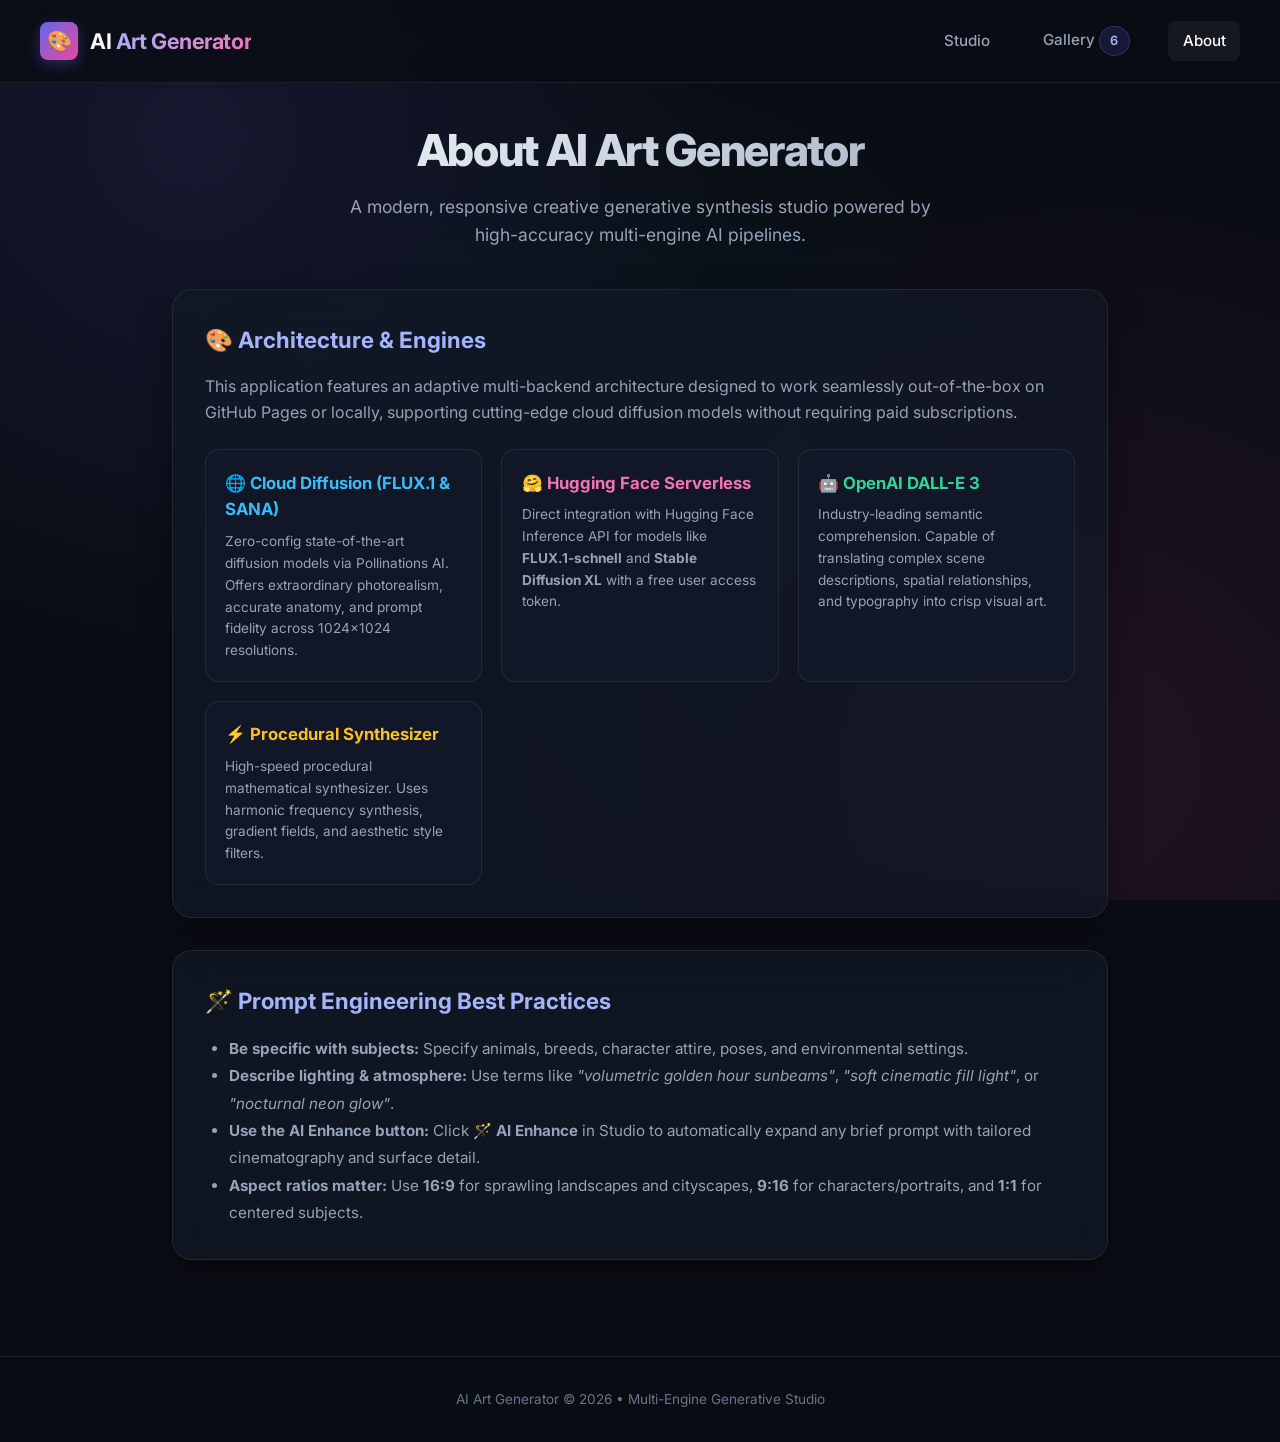
<file: about.html>
<!DOCTYPE html>
<html lang="en">
<head>
    <meta charset="UTF-8">
    <meta name="viewport" content="width=device-width, initial-scale=1.0">
    <title>About - AI Art Generator</title>
    <link rel="stylesheet" href="static/css/style.css">
    <link rel="preconnect" href="https://fonts.googleapis.com">
    <link rel="preconnect" href="https://fonts.gstatic.com" crossorigin>
    <link href="https://fonts.googleapis.com/css2?family=Inter:wght@400;500;600;700;800&display=swap" rel="stylesheet">
</head>
<body>

    <!-- Navigation Header -->
    <header class="navbar">
        <a href="index.html" class="nav-brand">
            <div class="brand-icon">🎨</div>
            <span>AI <span class="brand-gradient">Art Generator</span></span>
        </a>
        <nav class="nav-links">
            <a href="index.html" class="nav-link">Studio</a>
            <a href="history.html" class="nav-link">
                Gallery
                <span class="badge-stat" id="navGalleryCount"></span>
            </a>
            <a href="about.html" class="nav-link active">About</a>
        </nav>
    </header>

    <!-- Main Container -->
    <main class="main-container" style="max-width: 1000px;">
        
        <div class="page-header">
            <h1 class="page-title">About AI Art Generator</h1>
            <p class="page-subtitle">A modern, responsive creative generative synthesis studio powered by high-accuracy multi-engine AI pipelines.</p>
        </div>

        <!-- System Architecture Overview -->
        <div class="glass-panel" style="margin-bottom: 2rem;">
            <h2 style="font-size: 1.4rem; font-weight: 700; margin-bottom: 1rem; color: #a5b4fc;">🎨 Architecture &amp; Engines</h2>
            <p style="color: var(--text-secondary); margin-bottom: 1.2rem;">
                This application features an adaptive multi-backend architecture designed to work seamlessly out-of-the-box on GitHub Pages or locally, supporting cutting-edge cloud diffusion models without requiring paid subscriptions.
            </p>

            <div style="display: grid; grid-template-columns: repeat(auto-fit, minmax(240px, 1fr)); gap: 1.2rem; margin-top: 1.5rem;">
                <div style="background: var(--bg-input); padding: 1.2rem; border-radius: var(--radius-md); border: 1px solid var(--border-color);">
                    <h3 style="font-size: 1.05rem; font-weight: 700; margin-bottom: 0.5rem; color: #38bdf8;">🌐 Cloud Diffusion (FLUX.1 &amp; SANA)</h3>
                    <p style="font-size: 0.85rem; color: var(--text-secondary);">
                        Zero-config state-of-the-art diffusion models via Pollinations AI. Offers extraordinary photorealism, accurate anatomy, and prompt fidelity across 1024x1024 resolutions.
                    </p>
                </div>

                <div style="background: var(--bg-input); padding: 1.2rem; border-radius: var(--radius-md); border: 1px solid var(--border-color);">
                    <h3 style="font-size: 1.05rem; font-weight: 700; margin-bottom: 0.5rem; color: #f472b6;">🤗 Hugging Face Serverless</h3>
                    <p style="font-size: 0.85rem; color: var(--text-secondary);">
                        Direct integration with Hugging Face Inference API for models like <strong>FLUX.1-schnell</strong> and <strong>Stable Diffusion XL</strong> with a free user access token.
                    </p>
                </div>

                <div style="background: var(--bg-input); padding: 1.2rem; border-radius: var(--radius-md); border: 1px solid var(--border-color);">
                    <h3 style="font-size: 1.05rem; font-weight: 700; margin-bottom: 0.5rem; color: #34d399;">🤖 OpenAI DALL-E 3</h3>
                    <p style="font-size: 0.85rem; color: var(--text-secondary);">
                        Industry-leading semantic comprehension. Capable of translating complex scene descriptions, spatial relationships, and typography into crisp visual art.
                    </p>
                </div>

                <div style="background: var(--bg-input); padding: 1.2rem; border-radius: var(--radius-md); border: 1px solid var(--border-color);">
                    <h3 style="font-size: 1.05rem; font-weight: 700; margin-bottom: 0.5rem; color: #fbbf24;">⚡ Procedural Synthesizer</h3>
                    <p style="font-size: 0.85rem; color: var(--text-secondary);">
                        High-speed procedural mathematical synthesizer. Uses harmonic frequency synthesis, gradient fields, and aesthetic style filters.
                    </p>
                </div>
            </div>
        </div>

        <!-- Prompt Engineering Tips -->
        <div class="glass-panel" style="margin-bottom: 2rem;">
            <h2 style="font-size: 1.4rem; font-weight: 700; margin-bottom: 1rem; color: #a5b4fc;">🪄 Prompt Engineering Best Practices</h2>
            <ul style="color: var(--text-secondary); padding-left: 1.5rem; line-height: 1.8; font-size: 0.95rem;">
                <li><strong>Be specific with subjects:</strong> Specify animals, breeds, character attire, poses, and environmental settings.</li>
                <li><strong>Describe lighting &amp; atmosphere:</strong> Use terms like <em>"volumetric golden hour sunbeams"</em>, <em>"soft cinematic fill light"</em>, or <em>"nocturnal neon glow"</em>.</li>
                <li><strong>Use the AI Enhance button:</strong> Click <strong>🪄 AI Enhance</strong> in Studio to automatically expand any brief prompt with tailored cinematography and surface detail.</li>
                <li><strong>Aspect ratios matter:</strong> Use <strong>16:9</strong> for sprawling landscapes and cityscapes, <strong>9:16</strong> for characters/portraits, and <strong>1:1</strong> for centered subjects.</li>
            </ul>
        </div>

    </main>

    <!-- Footer -->
    <footer class="footer">
        <p>AI Art Generator &copy; 2026 &bull; Multi-Engine Generative Studio</p>
    </footer>

    <script src="static/js/script.js"></script>
</body>
</html>
</file>
<file: static/css/style.css>
/* ==========================================================================
   AI Art Generator - Modern Dark Studio Stylesheet
   ========================================================================== */

:root {
    --bg-main: #0a0d14;
    --bg-card: rgba(18, 24, 38, 0.75);
    --bg-card-hover: rgba(28, 36, 56, 0.85);
    --bg-input: #111726;
    --border-color: rgba(255, 255, 255, 0.08);
    --border-hover: rgba(139, 92, 246, 0.4);
    
    --primary: #6366f1;
    --primary-glow: rgba(99, 102, 241, 0.35);
    --accent: #ec4899;
    --accent-glow: rgba(236, 72, 153, 0.35);
    --cyan: #06b6d4;
    
    --text-primary: #f8fafc;
    --text-secondary: #94a3b8;
    --text-muted: #64748b;
    
    --radius-sm: 8px;
    --radius-md: 14px;
    --radius-lg: 20px;
    --radius-full: 9999px;
    
    --font-sans: 'Inter', -apple-system, BlinkMacSystemFont, "Segoe UI", Roboto, Helvetica, Arial, sans-serif;
    --transition: all 0.25s cubic-bezier(0.4, 0, 0.2, 1);
}

* {
    margin: 0;
    padding: 0;
    box-sizing: border-box;
}

body {
    background-color: var(--bg-main);
    background-image: 
        radial-gradient(circle at 15% 15%, rgba(99, 102, 241, 0.12) 0%, transparent 40%),
        radial-gradient(circle at 85% 85%, rgba(236, 72, 153, 0.1) 0%, transparent 45%),
        radial-gradient(circle at 50% 50%, rgba(6, 182, 212, 0.05) 0%, transparent 50%);
    background-attachment: fixed;
    color: var(--text-primary);
    font-family: var(--font-sans);
    line-height: 1.6;
    min-height: 100vh;
    display: flex;
    flex-direction: column;
}

/* ==========================================================================
   Navigation Bar
   ========================================================================== */

.navbar {
    display: flex;
    justify-content: space-between;
    align-items: center;
    padding: 1.1rem 2.5rem;
    background: rgba(10, 13, 20, 0.8);
    backdrop-filter: blur(16px);
    -webkit-backdrop-filter: blur(16px);
    border-bottom: 1px solid var(--border-color);
    position: sticky;
    top: 0;
    z-index: 100;
}

.nav-brand {
    display: flex;
    align-items: center;
    gap: 0.75rem;
    text-decoration: none;
    color: var(--text-primary);
    font-weight: 700;
    font-size: 1.35rem;
    letter-spacing: -0.02em;
}

.brand-icon {
    width: 38px;
    height: 38px;
    border-radius: var(--radius-sm);
    background: linear-gradient(135deg, var(--primary), var(--accent));
    display: flex;
    align-items: center;
    justify-content: center;
    font-size: 1.25rem;
    box-shadow: 0 4px 14px var(--primary-glow);
}

.brand-gradient {
    background: linear-gradient(135deg, #a5b4fc, #f472b6);
    -webkit-background-clip: text;
    -webkit-text-fill-color: transparent;
}

.nav-links {
    display: flex;
    align-items: center;
    gap: 1.5rem;
}

.nav-link {
    text-decoration: none;
    color: var(--text-secondary);
    font-size: 0.95rem;
    font-weight: 500;
    transition: var(--transition);
    padding: 0.5rem 0.9rem;
    border-radius: var(--radius-sm);
}

.nav-link:hover, .nav-link.active {
    color: var(--text-primary);
    background: rgba(255, 255, 255, 0.05);
}

.badge-stat {
    display: inline-flex;
    align-items: center;
    padding: 0.25rem 0.65rem;
    border-radius: var(--radius-full);
    background: rgba(99, 102, 241, 0.15);
    border: 1px solid rgba(99, 102, 241, 0.3);
    color: #a5b4fc;
    font-size: 0.8rem;
    font-weight: 600;
}

/* ==========================================================================
   Layout Containers
   ========================================================================== */

.main-container {
    flex: 1;
    max-width: 1400px;
    width: 100%;
    margin: 0 auto;
    padding: 2rem 2rem 4rem;
}

.page-header {
    text-align: center;
    margin-bottom: 2.5rem;
}

.page-title {
    font-size: 2.75rem;
    font-weight: 800;
    letter-spacing: -0.03em;
    margin-bottom: 0.5rem;
    background: linear-gradient(135deg, #ffffff 0%, #cbd5e1 50%, #94a3b8 100%);
    -webkit-background-clip: text;
    -webkit-text-fill-color: transparent;
}

.page-subtitle {
    color: var(--text-secondary);
    font-size: 1.1rem;
    max-width: 600px;
    margin: 0 auto;
}

/* Studio 2-Column Grid */
.studio-grid {
    display: grid;
    grid-template-columns: 1.15fr 0.85fr;
    gap: 2.2rem;
    align-items: start;
}

@media (max-width: 1024px) {
    .studio-grid {
        grid-template-columns: 1fr;
    }
}

/* ==========================================================================
   Cards & Panels
   ========================================================================== */

.glass-panel {
    background: var(--bg-card);
    backdrop-filter: blur(20px);
    -webkit-backdrop-filter: blur(20px);
    border: 1px solid var(--border-color);
    border-radius: var(--radius-lg);
    padding: 2rem;
    box-shadow: 0 12px 32px rgba(0, 0, 0, 0.35);
    transition: var(--transition);
}

.section-title {
    font-size: 1.1rem;
    font-weight: 700;
    margin-bottom: 0.85rem;
    display: flex;
    align-items: center;
    justify-content: space-between;
    color: var(--text-primary);
}

.section-title .hint {
    font-size: 0.8rem;
    color: var(--text-muted);
    font-weight: 400;
}

/* ==========================================================================
   Prompt Section
   ========================================================================== */

.prompt-wrapper {
    position: relative;
    margin-bottom: 1.5rem;
}

.prompt-textarea {
    width: 100%;
    min-height: 120px;
    padding: 1rem 1.2rem;
    background: var(--bg-input);
    border: 1px solid var(--border-color);
    border-radius: var(--radius-md);
    color: var(--text-primary);
    font-family: inherit;
    font-size: 1.05rem;
    resize: vertical;
    transition: var(--transition);
    outline: none;
    box-shadow: inset 0 2px 4px rgba(0, 0, 0, 0.4);
}

.prompt-textarea:focus {
    border-color: var(--primary);
    box-shadow: 0 0 0 3px var(--primary-glow), inset 0 2px 4px rgba(0, 0, 0, 0.4);
}

.prompt-actions {
    display: flex;
    justify-content: space-between;
    align-items: center;
    margin-top: 0.5rem;
}

.btn-secondary {
    background: rgba(255, 255, 255, 0.06);
    border: 1px solid var(--border-color);
    color: var(--text-secondary);
    padding: 0.4rem 0.85rem;
    border-radius: var(--radius-sm);
    font-size: 0.85rem;
    font-weight: 500;
    cursor: pointer;
    transition: var(--transition);
    display: inline-flex;
    align-items: center;
    gap: 0.4rem;
}

.btn-secondary:hover {
    background: rgba(255, 255, 255, 0.12);
    color: var(--text-primary);
    border-color: var(--border-hover);
}

.char-counter {
    font-size: 0.8rem;
    color: var(--text-muted);
}

/* Suggested prompt chips */
.suggestions-scroll {
    display: flex;
    gap: 0.5rem;
    overflow-x: auto;
    padding-bottom: 0.4rem;
    margin-bottom: 1.5rem;
    scrollbar-width: thin;
    scrollbar-color: var(--border-color) transparent;
}

.chip-suggestion {
    white-space: nowrap;
    background: rgba(255, 255, 255, 0.03);
    border: 1px solid var(--border-color);
    border-radius: var(--radius-full);
    padding: 0.35rem 0.85rem;
    font-size: 0.8rem;
    color: var(--text-secondary);
    cursor: pointer;
    transition: var(--transition);
}

.chip-suggestion:hover {
    background: rgba(99, 102, 241, 0.15);
    border-color: rgba(99, 102, 241, 0.4);
    color: #c7d2fe;
}

/* ==========================================================================
   Style Presets Grid
   ========================================================================== */

.styles-grid {
    display: grid;
    grid-template-columns: repeat(auto-fill, minmax(130px, 1fr));
    gap: 0.75rem;
    margin-bottom: 1.5rem;
}

.style-card {
    background: var(--bg-input);
    border: 1px solid var(--border-color);
    border-radius: var(--radius-md);
    padding: 0.85rem 0.65rem;
    text-align: center;
    cursor: pointer;
    transition: var(--transition);
    display: flex;
    flex-direction: column;
    align-items: center;
    gap: 0.4rem;
    position: relative;
    overflow: hidden;
}

.style-card:hover {
    background: var(--bg-card-hover);
    border-color: rgba(255, 255, 255, 0.2);
    transform: translateY(-2px);
}

.style-card.active {
    background: linear-gradient(145deg, rgba(99, 102, 241, 0.2), rgba(236, 72, 153, 0.15));
    border-color: var(--primary);
    box-shadow: 0 0 16px var(--primary-glow);
}

.style-icon {
    font-size: 1.5rem;
}

.style-name {
    font-size: 0.85rem;
    font-weight: 600;
    color: var(--text-primary);
}

/* ==========================================================================
   Aspect Ratio & Advanced Controls
   ========================================================================== */

.aspect-ratio-row {
    display: flex;
    gap: 0.65rem;
    margin-bottom: 1.5rem;
    flex-wrap: wrap;
}

.ratio-btn {
    flex: 1;
    min-width: 80px;
    padding: 0.65rem 0.5rem;
    background: var(--bg-input);
    border: 1px solid var(--border-color);
    border-radius: var(--radius-sm);
    color: var(--text-secondary);
    font-size: 0.85rem;
    font-weight: 600;
    cursor: pointer;
    transition: var(--transition);
    text-align: center;
    display: flex;
    flex-direction: column;
    align-items: center;
    gap: 0.2rem;
}

.ratio-btn:hover {
    border-color: rgba(255, 255, 255, 0.2);
    color: var(--text-primary);
}

.ratio-btn.active {
    background: rgba(99, 102, 241, 0.2);
    border-color: var(--primary);
    color: #ffffff;
    box-shadow: 0 0 10px var(--primary-glow);
}

.ratio-sub {
    font-size: 0.7rem;
    color: var(--text-muted);
    font-weight: 400;
}

/* Collapsible Advanced Settings */
.advanced-details {
    background: rgba(0, 0, 0, 0.25);
    border: 1px solid var(--border-color);
    border-radius: var(--radius-md);
    padding: 1rem 1.2rem;
    margin-bottom: 1.5rem;
}

.advanced-summary {
    cursor: pointer;
    font-size: 0.9rem;
    font-weight: 600;
    color: var(--text-secondary);
    outline: none;
    user-select: none;
    display: flex;
    align-items: center;
    gap: 0.5rem;
}

.advanced-summary:hover {
    color: var(--text-primary);
}

.advanced-content {
    margin-top: 1rem;
    display: grid;
    grid-template-columns: 1fr 1fr;
    gap: 1rem;
}

@media (max-width: 600px) {
    .advanced-content {
        grid-template-columns: 1fr;
    }
}

.form-group {
    display: flex;
    flex-direction: column;
    gap: 0.35rem;
}

.form-label {
    font-size: 0.8rem;
    color: var(--text-secondary);
    font-weight: 500;
}

.form-control {
    background: var(--bg-input);
    border: 1px solid var(--border-color);
    border-radius: var(--radius-sm);
    color: var(--text-primary);
    padding: 0.55rem 0.75rem;
    font-size: 0.85rem;
    outline: none;
    font-family: inherit;
}

.form-control:focus {
    border-color: var(--primary);
}

.toggle-label {
    display: flex;
    align-items: center;
    gap: 0.6rem;
    font-size: 0.85rem;
    cursor: pointer;
    margin-top: 1.6rem;
    color: var(--text-primary);
}

/* ==========================================================================
   Generate Button
   ========================================================================== */

.btn-generate {
    width: 100%;
    padding: 1rem;
    background: linear-gradient(135deg, var(--primary) 0%, #8b5cf6 50%, var(--accent) 100%);
    border: none;
    border-radius: var(--radius-md);
    color: #ffffff;
    font-size: 1.1rem;
    font-weight: 700;
    cursor: pointer;
    transition: var(--transition);
    display: flex;
    align-items: center;
    justify-content: center;
    gap: 0.65rem;
    box-shadow: 0 4px 20px var(--primary-glow);
    position: relative;
    overflow: hidden;
}

.btn-generate:hover {
    transform: translateY(-2px);
    box-shadow: 0 6px 28px rgba(99, 102, 241, 0.5);
    filter: brightness(1.08);
}

.btn-generate:active {
    transform: translateY(0);
}

.btn-generate:disabled {
    opacity: 0.6;
    cursor: not-allowed;
    transform: none;
    filter: none;
}

/* ==========================================================================
   Viewport / Preview Area
   ========================================================================== */

.viewport-panel {
    display: flex;
    flex-direction: column;
    min-height: 520px;
    position: relative;
}

.viewport-content {
    flex: 1;
    display: flex;
    flex-direction: column;
    align-items: center;
    justify-content: center;
    position: relative;
    border-radius: var(--radius-md);
    overflow: hidden;
    background: #0d111a;
    border: 1px dashed var(--border-color);
}

/* Placeholder state */
.placeholder-view {
    text-align: center;
    padding: 3rem 2rem;
    color: var(--text-muted);
}

.placeholder-icon {
    font-size: 3.5rem;
    margin-bottom: 1rem;
    opacity: 0.6;
    animation: float 4s ease-in-out infinite;
}

@keyframes float {
    0%, 100% { transform: translateY(0); }
    50% { transform: translateY(-8px); }
}

/* Loading / Synthesis state */
.loading-view {
    display: none;
    flex-direction: column;
    align-items: center;
    justify-content: center;
    padding: 3rem 2rem;
    text-align: center;
    width: 100%;
}

.glowing-orb {
    width: 90px;
    height: 90px;
    border-radius: 50%;
    background: conic-gradient(from 0deg, var(--primary), var(--accent), var(--cyan), var(--primary));
    animation: spin 2s linear infinite;
    position: relative;
    margin-bottom: 1.5rem;
    box-shadow: 0 0 35px var(--primary-glow);
}

.glowing-orb::after {
    content: '';
    position: absolute;
    inset: 8px;
    background: #0d111a;
    border-radius: 50%;
}

@keyframes spin {
    to { transform: rotate(360deg); }
}

.loading-title {
    font-size: 1.2rem;
    font-weight: 700;
    margin-bottom: 0.4rem;
}

.loading-status {
    font-size: 0.9rem;
    color: var(--text-secondary);
    margin-bottom: 1.2rem;
}

.progress-track {
    width: 70%;
    height: 6px;
    background: rgba(255, 255, 255, 0.08);
    border-radius: var(--radius-full);
    overflow: hidden;
}

.progress-fill {
    height: 100%;
    width: 0%;
    background: linear-gradient(90deg, var(--primary), var(--accent));
    transition: width 0.3s ease;
    border-radius: var(--radius-full);
}

/* Generated Artwork View */
.result-view {
    display: none;
    flex-direction: column;
    width: 100%;
    height: 100%;
}

.result-image-wrapper {
    position: relative;
    width: 100%;
    display: flex;
    justify-content: center;
    align-items: center;
    background: #000000;
    overflow: hidden;
    cursor: zoom-in;
}

.result-image {
    max-width: 100%;
    max-height: 480px;
    object-fit: contain;
    transition: transform 0.3s ease;
}

.result-image-wrapper:hover .result-image {
    transform: scale(1.02);
}

.result-details {
    padding: 1.2rem;
    background: var(--bg-card);
    border-top: 1px solid var(--border-color);
}

.result-prompt {
    font-size: 0.95rem;
    font-weight: 600;
    margin-bottom: 0.6rem;
    color: var(--text-primary);
    line-height: 1.4;
}

.result-meta-row {
    display: flex;
    flex-wrap: wrap;
    gap: 0.5rem;
    margin-bottom: 1rem;
}

.meta-pill {
    font-size: 0.75rem;
    padding: 0.2rem 0.6rem;
    border-radius: var(--radius-full);
    background: rgba(255, 255, 255, 0.05);
    border: 1px solid var(--border-color);
    color: var(--text-secondary);
}

.result-actions {
    display: flex;
    gap: 0.75rem;
}

.btn-action {
    flex: 1;
    padding: 0.6rem 0.8rem;
    border-radius: var(--radius-sm);
    font-size: 0.85rem;
    font-weight: 600;
    cursor: pointer;
    border: none;
    display: inline-flex;
    align-items: center;
    justify-content: center;
    gap: 0.4rem;
    transition: var(--transition);
    text-decoration: none;
}

.btn-download {
    background: var(--primary);
    color: #ffffff;
}

.btn-download:hover {
    background: #4f46e5;
    box-shadow: 0 4px 12px var(--primary-glow);
}

.btn-copy {
    background: rgba(255, 255, 255, 0.08);
    color: var(--text-primary);
}

.btn-copy:hover {
    background: rgba(255, 255, 255, 0.15);
}

/* ==========================================================================
   Recent Creations Strip
   ========================================================================== */

.recent-strip {
    margin-top: 3.5rem;
}

.strip-header {
    display: flex;
    justify-content: space-between;
    align-items: center;
    margin-bottom: 1.2rem;
}

.strip-grid {
    display: grid;
    grid-template-columns: repeat(auto-fill, minmax(180px, 1fr));
    gap: 1.2rem;
}

.strip-card {
    border-radius: var(--radius-md);
    overflow: hidden;
    position: relative;
    aspect-ratio: 1;
    background: #0d111a;
    border: 1px solid var(--border-color);
    cursor: pointer;
    transition: var(--transition);
}

.strip-card:hover {
    transform: translateY(-4px);
    border-color: var(--primary);
    box-shadow: 0 8px 24px rgba(0, 0, 0, 0.4);
}

.strip-card img {
    width: 100%;
    height: 100%;
    object-fit: cover;
}

.strip-overlay {
    position: absolute;
    inset: 0;
    background: linear-gradient(to top, rgba(0, 0, 0, 0.85) 0%, transparent 60%);
    opacity: 0;
    display: flex;
    flex-direction: column;
    justify-content: flex-end;
    padding: 0.85rem;
    transition: var(--transition);
}

.strip-card:hover .strip-overlay {
    opacity: 1;
}

.strip-prompt {
    font-size: 0.75rem;
    color: #ffffff;
    font-weight: 500;
    white-space: nowrap;
    overflow: hidden;
    text-overflow: ellipsis;
}

/* ==========================================================================
   Gallery Page (/history)
   ========================================================================== */

.gallery-filters {
    display: flex;
    justify-content: space-between;
    align-items: center;
    margin-bottom: 2rem;
    flex-wrap: wrap;
    gap: 1rem;
}

.filter-pills {
    display: flex;
    gap: 0.5rem;
    overflow-x: auto;
    padding-bottom: 0.3rem;
    scrollbar-width: none;
}

.pill-filter {
    padding: 0.45rem 1rem;
    border-radius: var(--radius-full);
    font-size: 0.85rem;
    font-weight: 500;
    background: rgba(255, 255, 255, 0.04);
    border: 1px solid var(--border-color);
    color: var(--text-secondary);
    text-decoration: none;
    transition: var(--transition);
    white-space: nowrap;
}

.pill-filter:hover, .pill-filter.active {
    background: var(--primary);
    border-color: var(--primary);
    color: #ffffff;
    box-shadow: 0 4px 12px var(--primary-glow);
}

.search-box {
    display: flex;
    align-items: center;
    background: var(--bg-input);
    border: 1px solid var(--border-color);
    border-radius: var(--radius-full);
    padding: 0.35rem 1rem;
    width: 280px;
}

.search-box input {
    background: transparent;
    border: none;
    color: var(--text-primary);
    outline: none;
    font-size: 0.85rem;
    width: 100%;
}

.gallery-grid {
    display: grid;
    grid-template-columns: repeat(auto-fill, minmax(280px, 1fr));
    gap: 1.5rem;
}

.gallery-card {
    background: var(--bg-card);
    border: 1px solid var(--border-color);
    border-radius: var(--radius-lg);
    overflow: hidden;
    transition: var(--transition);
    display: flex;
    flex-direction: column;
}

.gallery-card:hover {
    transform: translateY(-4px);
    border-color: var(--border-hover);
    box-shadow: 0 12px 30px rgba(0, 0, 0, 0.4);
}

.gallery-thumb-wrapper {
    position: relative;
    width: 100%;
    aspect-ratio: 1;
    background: #000;
    overflow: hidden;
    cursor: pointer;
}

.gallery-thumb-wrapper img {
    width: 100%;
    height: 100%;
    object-fit: cover;
    transition: transform 0.4s ease;
}

.gallery-card:hover .gallery-thumb-wrapper img {
    transform: scale(1.04);
}

.gallery-body {
    padding: 1.1rem;
    display: flex;
    flex-direction: column;
    flex: 1;
}

.gallery-prompt {
    font-size: 0.9rem;
    font-weight: 600;
    color: var(--text-primary);
    line-height: 1.4;
    margin-bottom: 0.6rem;
    display: -webkit-box;
    -webkit-line-clamp: 2;
    -webkit-box-orient: vertical;
    overflow: hidden;
}

.gallery-footer {
    display: flex;
    justify-content: space-between;
    align-items: center;
    margin-top: auto;
    padding-top: 0.8rem;
    border-top: 1px solid var(--border-color);
}

.gallery-date {
    font-size: 0.75rem;
    color: var(--text-muted);
}

.gallery-btn-group {
    display: flex;
    gap: 0.4rem;
}

.btn-icon {
    width: 32px;
    height: 32px;
    border-radius: var(--radius-sm);
    background: rgba(255, 255, 255, 0.05);
    border: 1px solid var(--border-color);
    color: var(--text-secondary);
    display: inline-flex;
    align-items: center;
    justify-content: center;
    cursor: pointer;
    transition: var(--transition);
    text-decoration: none;
}

.btn-icon:hover {
    background: rgba(255, 255, 255, 0.15);
    color: var(--text-primary);
}

.btn-icon.delete:hover {
    background: rgba(239, 68, 68, 0.2);
    border-color: rgba(239, 68, 68, 0.5);
    color: #f87171;
}

/* ==========================================================================
   Lightbox / Modal
   ========================================================================== */

.modal-backdrop {
    display: none;
    position: fixed;
    inset: 0;
    background: rgba(0, 0, 0, 0.88);
    backdrop-filter: blur(12px);
    z-index: 200;
    align-items: center;
    justify-content: center;
    padding: 2rem;
}

.modal-backdrop.open {
    display: flex;
}

.modal-box {
    max-width: 900px;
    width: 100%;
    max-height: 90vh;
    background: var(--bg-card);
    border: 1px solid var(--border-color);
    border-radius: var(--radius-lg);
    overflow: hidden;
    display: flex;
    flex-direction: column;
    position: relative;
    box-shadow: 0 20px 50px rgba(0, 0, 0, 0.6);
}

.modal-close {
    position: absolute;
    top: 1rem;
    right: 1rem;
    width: 36px;
    height: 36px;
    border-radius: 50%;
    background: rgba(0, 0, 0, 0.6);
    border: 1px solid var(--border-color);
    color: #ffffff;
    font-size: 1.2rem;
    cursor: pointer;
    display: flex;
    align-items: center;
    justify-content: center;
    z-index: 10;
    transition: var(--transition);
}

.modal-close:hover {
    background: rgba(255, 255, 255, 0.2);
}

.modal-img-container {
    background: #000000;
    display: flex;
    align-items: center;
    justify-content: center;
    max-height: 65vh;
}

.modal-img {
    max-width: 100%;
    max-height: 65vh;
    object-fit: contain;
}

.modal-info {
    padding: 1.5rem;
    background: var(--bg-card);
}

/* ==========================================================================
   Toast Notification
   ========================================================================== */

.toast-container {
    position: fixed;
    bottom: 2rem;
    right: 2rem;
    display: flex;
    flex-direction: column;
    gap: 0.6rem;
    z-index: 300;
}

.toast {
    background: rgba(24, 32, 50, 0.95);
    backdrop-filter: blur(10px);
    border: 1px solid var(--border-color);
    border-left: 4px solid var(--primary);
    color: var(--text-primary);
    padding: 0.85rem 1.25rem;
    border-radius: var(--radius-sm);
    font-size: 0.9rem;
    box-shadow: 0 10px 25px rgba(0, 0, 0, 0.4);
    animation: slideIn 0.3s ease forwards;
}

@keyframes slideIn {
    from { transform: translateX(100%); opacity: 0; }
    to { transform: translateX(0); opacity: 1; }
}

/* ==========================================================================
   Footer
   ========================================================================== */

.footer {
    border-top: 1px solid var(--border-color);
    padding: 2rem 2.5rem;
    text-align: center;
    color: var(--text-muted);
    font-size: 0.85rem;
    background: rgba(10, 13, 20, 0.6);
}

/* ==========================================================================
   API Settings Modal & Enhanced UI Controls
   ========================================================================== */

.nav-btn-settings {
    display: inline-flex;
    align-items: center;
    gap: 0.4rem;
    background: rgba(99, 102, 241, 0.12);
    border: 1px solid rgba(99, 102, 241, 0.3);
    color: #c7d2fe;
    padding: 0.45rem 0.95rem;
    border-radius: var(--radius-sm);
    font-size: 0.85rem;
    font-weight: 600;
    cursor: pointer;
    transition: var(--transition);
}

.nav-btn-settings:hover {
    background: rgba(99, 102, 241, 0.25);
    border-color: var(--primary);
    color: #fff;
    transform: translateY(-1px);
    box-shadow: 0 4px 12px var(--primary-glow);
}

.prompt-header-actions {
    display: flex;
    align-items: center;
    gap: 0.5rem;
}

.btn-magic {
    background: linear-gradient(135deg, rgba(236, 72, 153, 0.18), rgba(99, 102, 241, 0.18)) !important;
    border: 1px solid rgba(236, 72, 153, 0.4) !important;
    color: #fbcfe8 !important;
    font-weight: 600;
}

.btn-magic:hover {
    background: linear-gradient(135deg, rgba(236, 72, 153, 0.35), rgba(99, 102, 241, 0.35)) !important;
    border-color: var(--accent) !important;
    color: #fff !important;
    transform: translateY(-1px);
    box-shadow: 0 4px 14px var(--accent-glow);
}

.settings-modal-box {
    max-width: 580px;
    padding: 2.2rem 2.2rem;
    background: rgba(15, 20, 32, 0.95);
    backdrop-filter: blur(24px);
    -webkit-backdrop-filter: blur(24px);
    border: 1px solid rgba(255, 255, 255, 0.12);
    box-shadow: 0 25px 60px rgba(0, 0, 0, 0.7);
}

.settings-modal-header {
    display: flex;
    align-items: center;
    gap: 0.75rem;
    margin-bottom: 0.6rem;
}

.settings-desc {
    font-size: 0.88rem;
    color: var(--text-secondary);
    line-height: 1.5;
    margin-bottom: 1.5rem;
}

.setting-item {
    margin-bottom: 1.15rem;
}

.setting-label-row {
    display: flex;
    justify-content: space-between;
    align-items: center;
    margin-bottom: 0.4rem;
}

.setting-label-row label {
    font-size: 0.85rem;
    font-weight: 600;
    color: var(--text-primary);
}

.setting-link {
    font-size: 0.78rem;
    color: var(--cyan);
    text-decoration: none;
    transition: var(--transition);
}

.setting-link:hover {
    text-decoration: underline;
    color: #67e8f9;
}

.setting-hint {
    display: block;
    font-size: 0.75rem;
    color: var(--text-muted);
    margin-top: 0.3rem;
}
</file>
